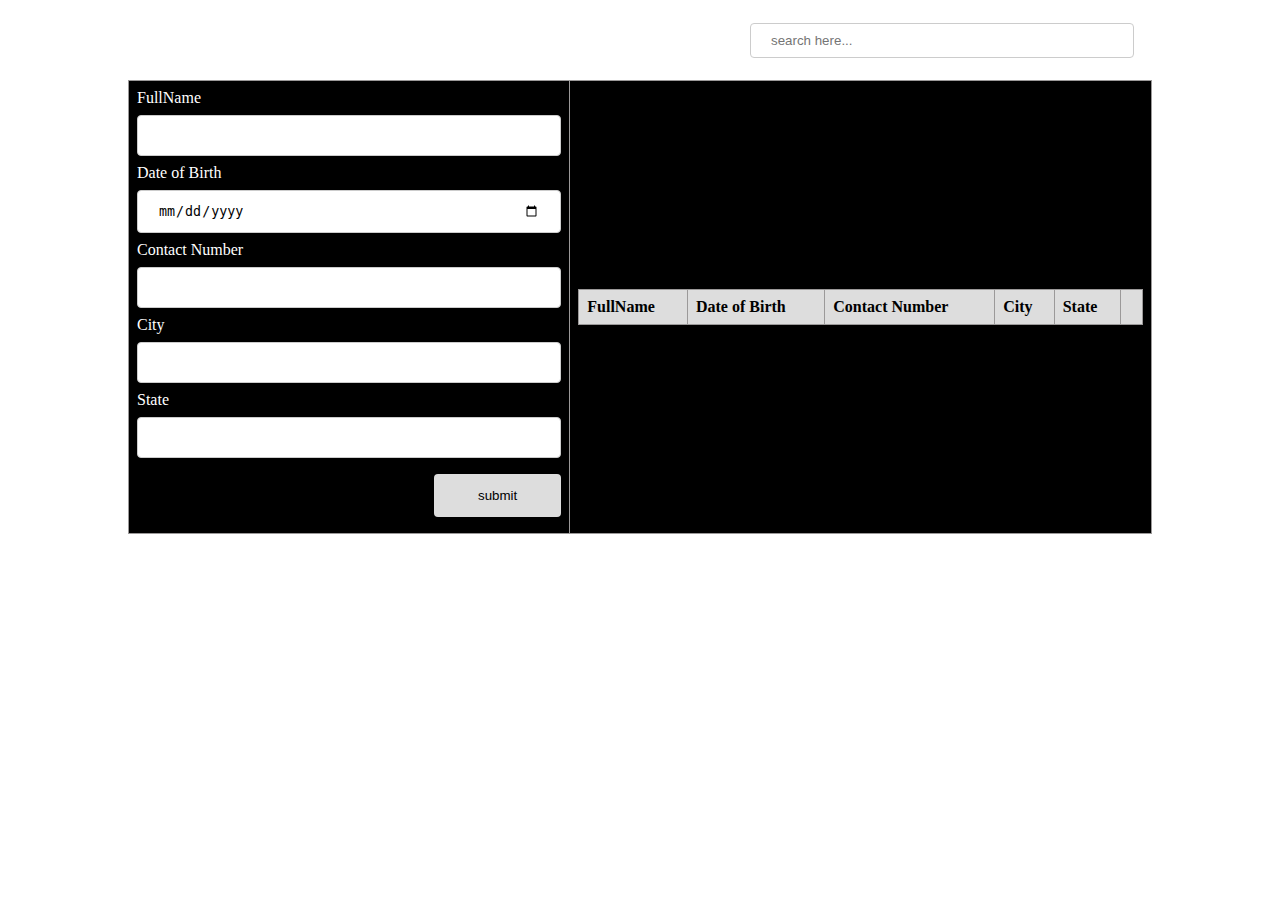
<file: CRUD Application/index.html>
<!DOCTYPE html>
<html lang="en">
<head>
    <meta charset="UTF-8">
    <meta http-equiv="X-UA-Compatible" content="IE=edge">
    <meta name="viewport" content="width=device-width, initial-scale=1.0">
    <title>CRUD App</title>
    <link rel="stylesheet" href="./style.css">
    <script src="./script.js"></script>
</head>
<body>
    <input type="text" placeholder="search here..." onkeyup="searchData()" id="search">
    <table class="main-table">
        <tr>
            <td class="get-details">
                <form autocomplete="off" onsubmit="event.preventDefault();onFormSubmit();">
                    <div>
                        <label>FullName</label><label class="validation-error hide" id="fullNameValidationError">This field is required.</label>
                        <input type="text" id="fullName" name="fullname">
                    </div>
                    <div>
                        <label>Date of Birth</label>
                        <input type="date" id="dob" name="dateOfBirth">
                    </div>
                    <div>  
                        <label>Contact Number</label>
                        <input type="number" id="contact" name="contactNumber">
                    </div>  
                    <div>   
                        <label>City</label>
                        <input type="text" id="city" name="city">
                    </div> 
                    <div>  
                        <label>State</label>
                        <input type="text" id="state" name="state">
                    </div>  
                    <div class="form-action-buttons">
                        <input type="submit" value="submit">
                    </div>    
                </form>
            </td>
            <td>
                <table class="store-details" id="update-table">
                    <thead>
                        <th>FullName</th>
                        <th>Date of Birth</th>
                        <th>Contact Number</th>
                        <th>City</th>
                        <th>State</th>
                        <th></th>
                    </thead>
                    <tbody>
                        
                    </tbody>
                </table>
            </td>
        </tr>
    </table>
</body>
</html>
</file>
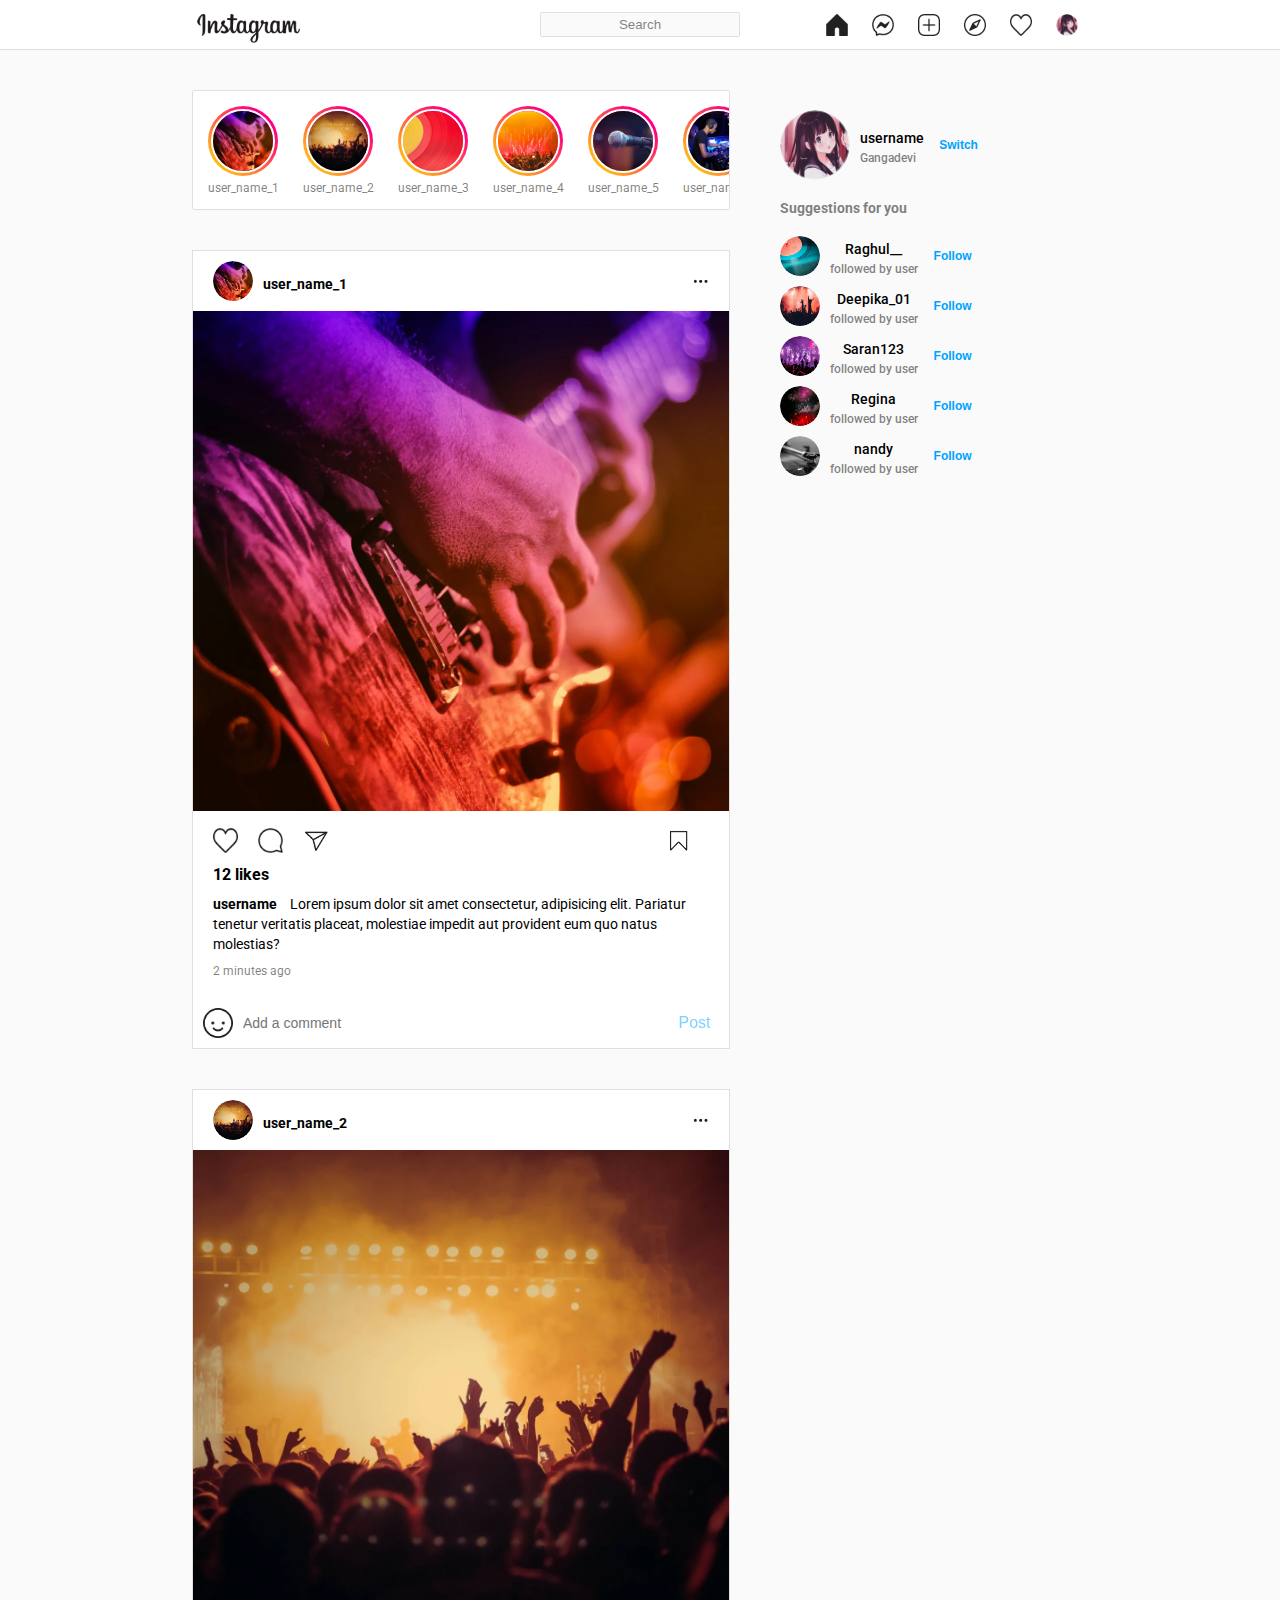
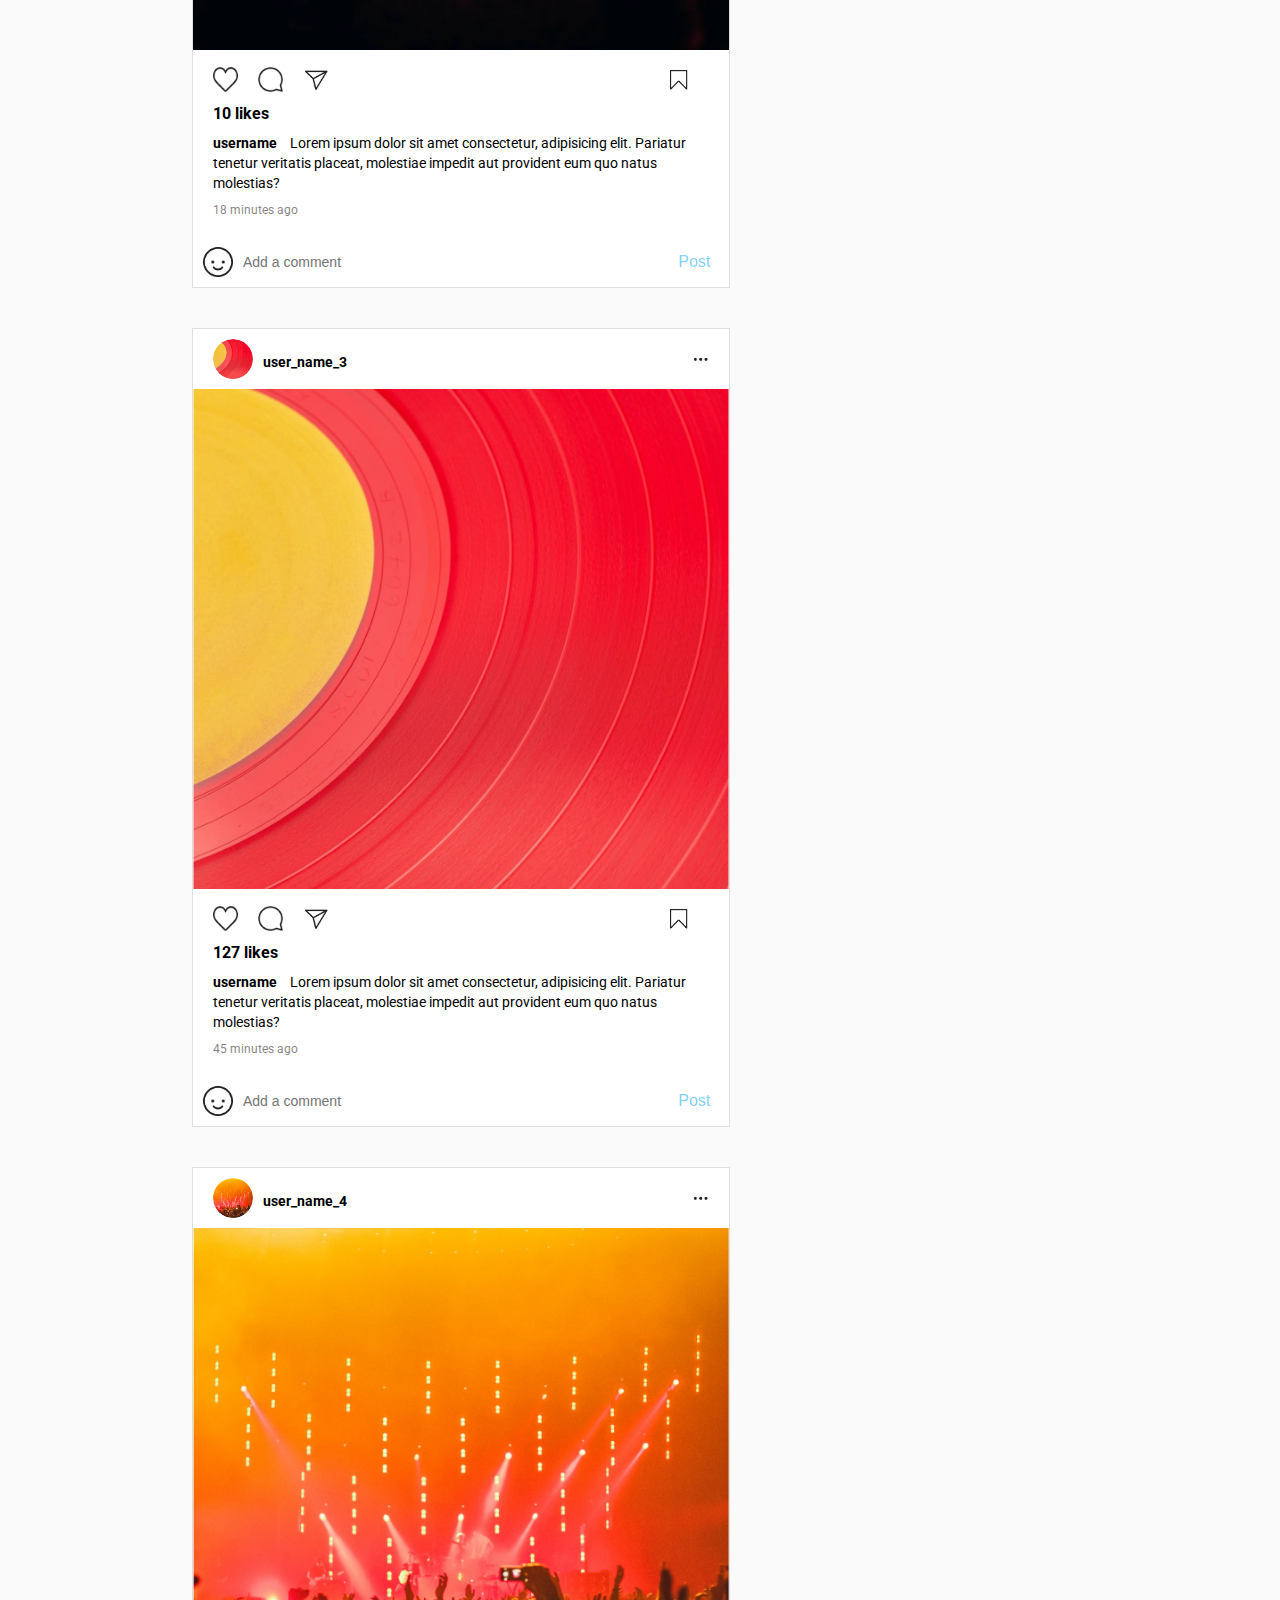
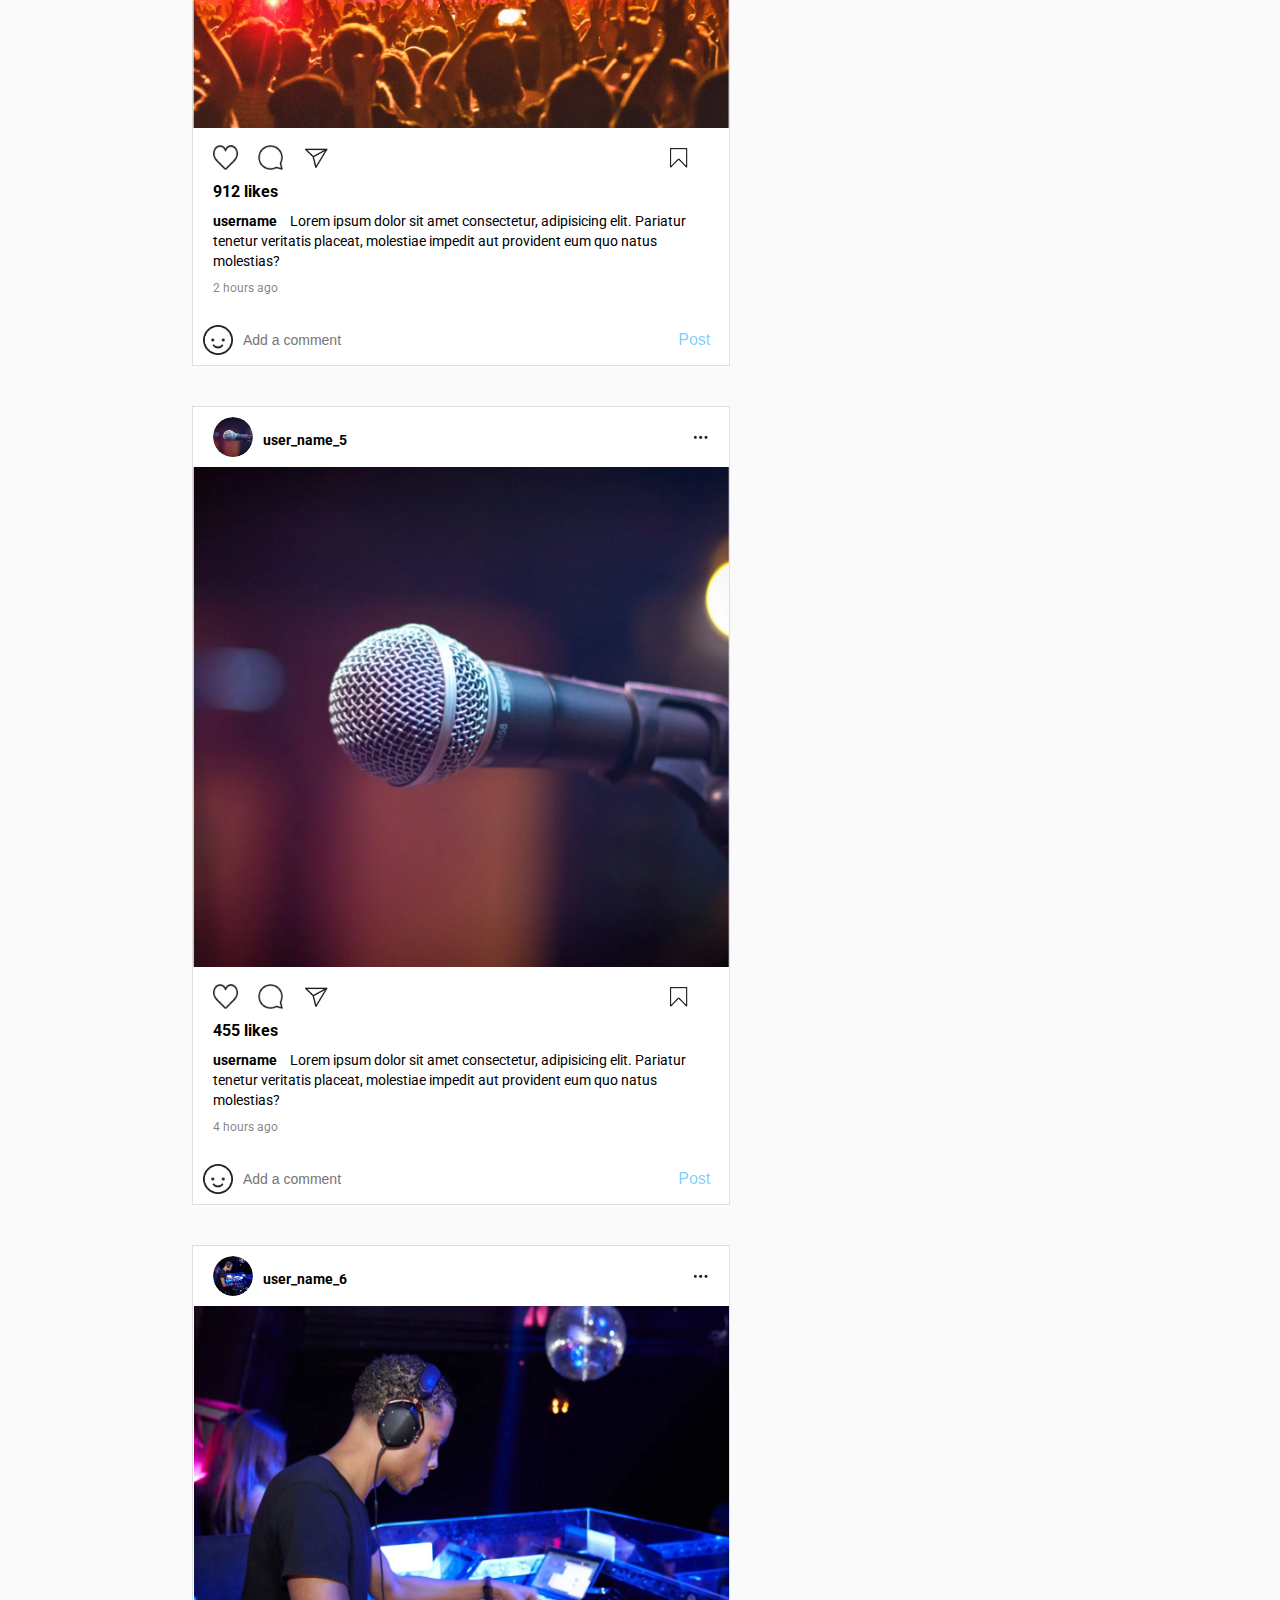
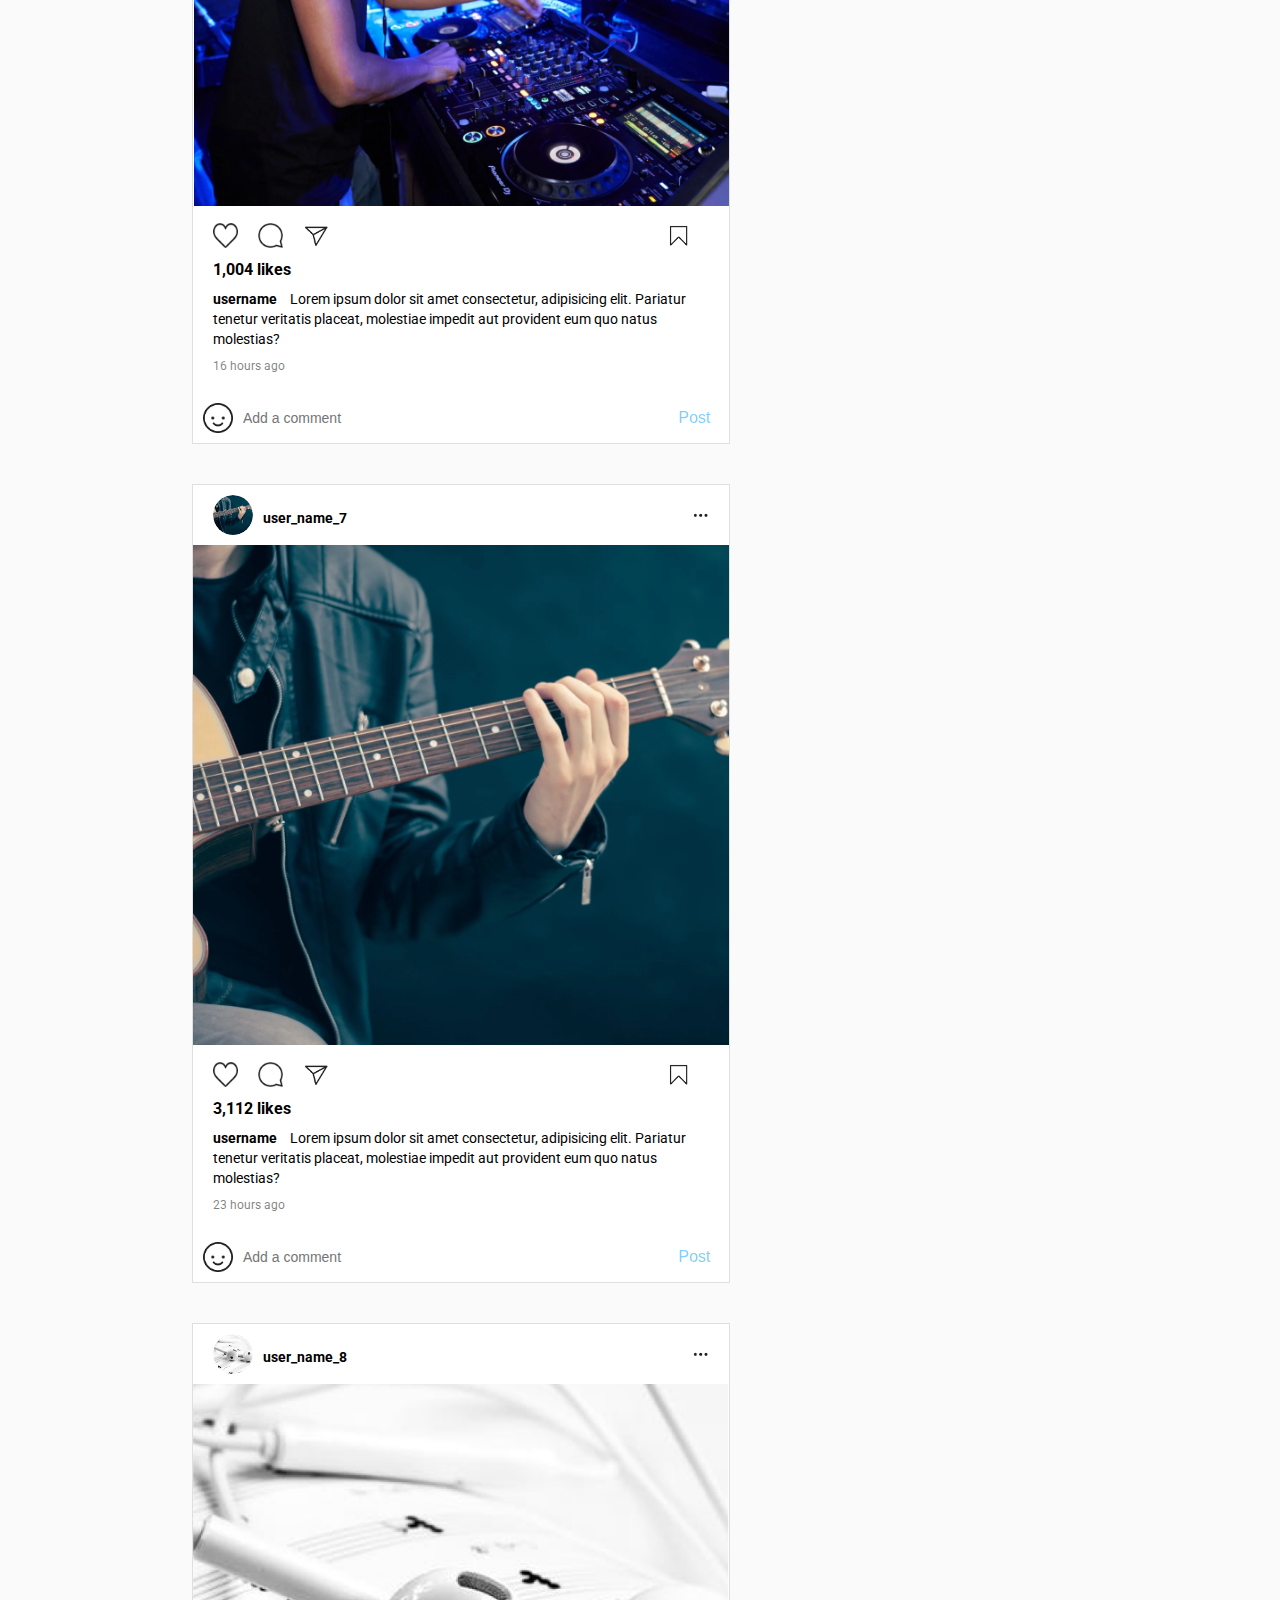
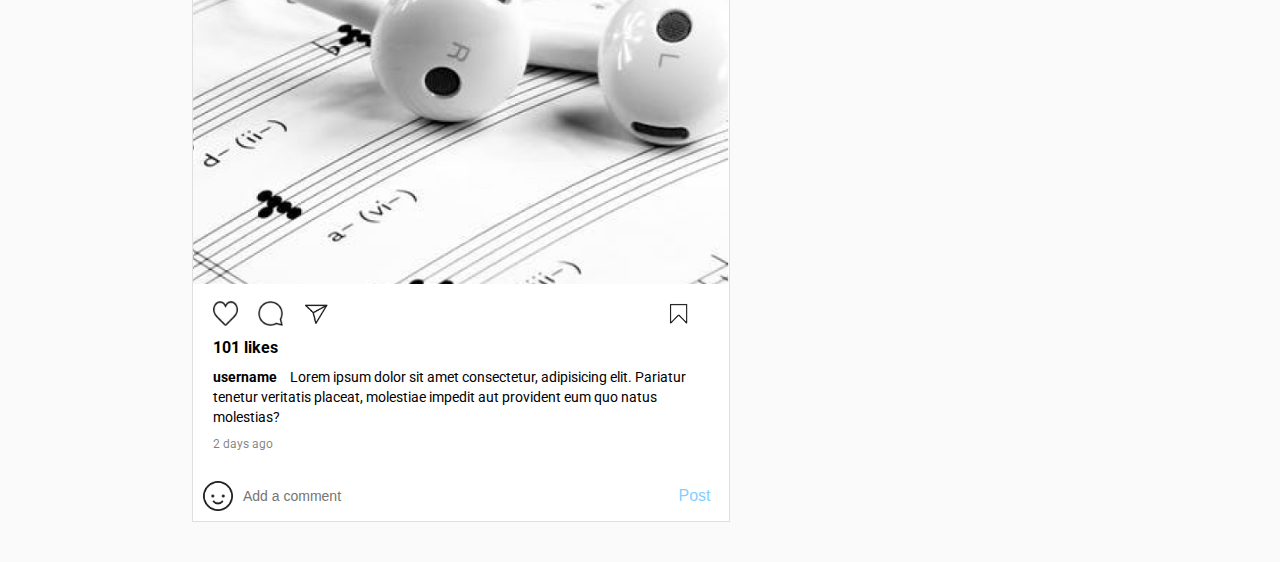
<file: InstagramClone/index.html>
<!DOCTYPE html>
<html lang="en">
<head>
    <meta charset="UTF-8">
    <meta http-equiv="X-UA-Compatible" content="IE=edge">
    <meta name="viewport" content="width=device-width, initial-scale=1.0">
    <title>Instagram</title>
    <link rel="stylesheet" href="./style.css">
</head>
<body>
    <nav class="navbar">
        <div class="nav-wrapper">
            <img src="img/logo.PNG" class="brand-img" alt="">
            <input type="text" class="search-box" placeholder="search">
            <div class="nav-items">
                <img src="img/home.PNG" class="icon" alt="">
                <img src="img/messenger.PNG" class="icon" alt="">
                <img src="img/add.PNG" class="icon" alt="">
                <img src="img/explore.PNG" class="icon" alt="">
                <img src="img/like.PNG" class="icon" alt="">
                <div class="icon user-profile"></div>
            </div>
        </div>
    </nav>
    <section class="main">
        <div class="wrapper">
            <div class="left-col">
                <div class="status-wrapper">
                    <div class="status-card">
                        <div class="profile-pic"><img src="img/cover 1.png" alt=""></div>
                        <p class="username">user_name_1</p>
                    </div>
                    <div class="status-card">
                        <div class="profile-pic"><img src="img/cover 2.png" alt=""></div>
                        <p class="username">user_name_2</p>
                    </div>
                    <div class="status-card">
                        <div class="profile-pic"><img src="img/cover 3.png" alt=""></div>
                        <p class="username">user_name_3</p>
                    </div>
                    <div class="status-card">
                        <div class="profile-pic"><img src="img/cover 4.png" alt=""></div>
                        <p class="username">user_name_4</p>
                    </div>
                    <div class="status-card">
                        <div class="profile-pic"><img src="img/cover 5.png" alt=""></div>
                        <p class="username">user_name_5</p>
                    </div>
                    <div class="status-card">
                        <div class="profile-pic"><img src="img/cover 6.png" alt=""></div>
                        <p class="username">user_name_6</p>
                    </div>
                    <div class="status-card">
                        <div class="profile-pic"><img src="img/cover 7.png" alt=""></div>
                        <p class="username">user_name_7</p>
                    </div>
                    <div class="status-card">
                        <div class="profile-pic"><img src="img/cover 8.png" alt=""></div>
                        <p class="username">user_name_8</p>
                    </div>
            </div>
   
            <div class="post">
                <div class="info">
                    <div class="user">
                        <div class="profile-pic"><img src="img/cover 1.png" alt=""></div>
                        <p class="username">user_name_1</p>
                    </div>
                    <img src="img/option.PNG" class="options" alt="">
                </div>
                <img src="img/cover 1.png" class="post-image" alt="">
                <div class="post-content">
                    <div class="reaction-wrapper">
                        <img src="img/like.PNG" class="icon" alt="">
                        <img src="img/comment.PNG" class="icon" alt="">
                        <img src="img/send.PNG" class="icon" alt="">
                        <img src="img/save.PNG" class="save icon" alt="">
                    </div>
                    <p class="likes">12 likes</p>
                    <p class="description"><span>username </span> Lorem ipsum dolor sit amet consectetur, adipisicing elit. Pariatur tenetur veritatis placeat, molestiae impedit aut provident eum quo natus molestias?</p>
                    <p class="post-time">2 minutes ago</p>
                </div>
                <div class="comment-wrapper">
                    <img src="img/smile.PNG" class="icon" alt="">
                    <input type="text" class="comment-box" placeholder="Add a comment">
                    <button class="comment-btn">post</button>
                </div>
            </div>
            <div class="post">
                <div class="info">
                    <div class="user">
                        <div class="profile-pic"><img src="img/cover 2.png" alt=""></div>
                        <p class="username">user_name_2</p>
                    </div>
                    <img src="img/option.PNG" class="options" alt="">
                </div>
                <img src="img/cover 2.png" class="post-image" alt="">
                <div class="post-content">
                    <div class="reaction-wrapper">
                        <img src="img/like.PNG" class="icon" alt="">
                        <img src="img/comment.PNG" class="icon" alt="">
                        <img src="img/send.PNG" class="icon" alt="">
                        <img src="img/save.PNG" class="save icon" alt="">
                    </div>
                    <p class="likes">10 likes</p>
                    <p class="description"><span>username </span> Lorem ipsum dolor sit amet consectetur, adipisicing elit. Pariatur tenetur veritatis placeat, molestiae impedit aut provident eum quo natus molestias?</p>
                    <p class="post-time">18 minutes ago</p>
                </div>
                <div class="comment-wrapper">
                    <img src="img/smile.PNG" class="icon" alt="">
                    <input type="text" class="comment-box" placeholder="Add a comment">
                    <button class="comment-btn">post</button>
                </div>
            </div>
            <div class="post">
                <div class="info">
                    <div class="user">
                        <div class="profile-pic"><img src="img/cover 3.png" alt=""></div>
                        <p class="username">user_name_3</p>
                    </div>
                    <img src="img/option.PNG" class="options" alt="">
                </div>
                <img src="img/cover 3.png" class="post-image" alt="">
                <div class="post-content">
                    <div class="reaction-wrapper">
                        <img src="img/like.PNG" class="icon" alt="">
                        <img src="img/comment.PNG" class="icon" alt="">
                        <img src="img/send.PNG" class="icon" alt="">
                        <img src="img/save.PNG" class="save icon" alt="">
                    </div>
                    <p class="likes">127 likes</p>
                    <p class="description"><span>username </span> Lorem ipsum dolor sit amet consectetur, adipisicing elit. Pariatur tenetur veritatis placeat, molestiae impedit aut provident eum quo natus molestias?</p>
                    <p class="post-time">45 minutes ago</p>
                </div>
                <div class="comment-wrapper">
                    <img src="img/smile.PNG" class="icon" alt="">
                    <input type="text" class="comment-box" placeholder="Add a comment">
                    <button class="comment-btn">post</button>
                </div>
            </div>
            <div class="post">
                <div class="info">
                    <div class="user">
                        <div class="profile-pic"><img src="img/cover 4.png" alt=""></div>
                        <p class="username">user_name_4</p>
                    </div>
                    <img src="img/option.PNG" class="options" alt="">
                </div>
                <img src="img/cover 4.png" class="post-image" alt="">
                <div class="post-content">
                    <div class="reaction-wrapper">
                        <img src="img/like.PNG" class="icon" alt="">
                        <img src="img/comment.PNG" class="icon" alt="">
                        <img src="img/send.PNG" class="icon" alt="">
                        <img src="img/save.PNG" class="save icon" alt="">
                    </div>
                    <p class="likes">912 likes</p>
                    <p class="description"><span>username </span> Lorem ipsum dolor sit amet consectetur, adipisicing elit. Pariatur tenetur veritatis placeat, molestiae impedit aut provident eum quo natus molestias?</p>
                    <p class="post-time">2 hours ago</p>
                </div>
                <div class="comment-wrapper">
                    <img src="img/smile.PNG" class="icon" alt="">
                    <input type="text" class="comment-box" placeholder="Add a comment">
                    <button class="comment-btn">post</button>
                </div>
            </div>
            <div class="post">
                <div class="info">
                    <div class="user">
                        <div class="profile-pic"><img src="img/cover 5.png" alt=""></div>
                        <p class="username">user_name_5</p>
                    </div>
                    <img src="img/option.PNG" class="options" alt="">
                </div>
                <img src="img/cover 5.png" class="post-image" alt="">
                <div class="post-content">
                    <div class="reaction-wrapper">
                        <img src="img/like.PNG" class="icon" alt="">
                        <img src="img/comment.PNG" class="icon" alt="">
                        <img src="img/send.PNG" class="icon" alt="">
                        <img src="img/save.PNG" class="save icon" alt="">
                    </div>
                    <p class="likes">455 likes</p>
                    <p class="description"><span>username </span> Lorem ipsum dolor sit amet consectetur, adipisicing elit. Pariatur tenetur veritatis placeat, molestiae impedit aut provident eum quo natus molestias?</p>
                    <p class="post-time">4 hours ago</p>
                </div>
                <div class="comment-wrapper">
                    <img src="img/smile.PNG" class="icon" alt="">
                    <input type="text" class="comment-box" placeholder="Add a comment">
                    <button class="comment-btn">post</button>
                </div>
            </div>
            <div class="post">
                <div class="info">
                    <div class="user">
                        <div class="profile-pic"><img src="img/cover 6.png" alt=""></div>
                        <p class="username">user_name_6</p>
                    </div>
                    <img src="img/option.PNG" class="options" alt="">
                </div>
                <img src="img/cover 6.png" class="post-image" alt="">
                <div class="post-content">
                    <div class="reaction-wrapper">
                        <img src="img/like.PNG" class="icon" alt="">
                        <img src="img/comment.PNG" class="icon" alt="">
                        <img src="img/send.PNG" class="icon" alt="">
                        <img src="img/save.PNG" class="save icon" alt="">
                    </div>
                    <p class="likes">1,004 likes</p>
                    <p class="description"><span>username </span> Lorem ipsum dolor sit amet consectetur, adipisicing elit. Pariatur tenetur veritatis placeat, molestiae impedit aut provident eum quo natus molestias?</p>
                    <p class="post-time">16 hours ago</p>
                </div>
                <div class="comment-wrapper">
                    <img src="img/smile.PNG" class="icon" alt="">
                    <input type="text" class="comment-box" placeholder="Add a comment">
                    <button class="comment-btn">post</button>
                </div>
            </div>
            <div class="post">
                <div class="info">
                    <div class="user">
                        <div class="profile-pic"><img src="img/cover 7.png" alt=""></div>
                        <p class="username">user_name_7</p>
                    </div>
                    <img src="img/option.PNG" class="options" alt="">
                </div>
                <img src="img/cover 7.png" class="post-image" alt="">
                <div class="post-content">
                    <div class="reaction-wrapper">
                        <img src="img/like.PNG" class="icon" alt="">
                        <img src="img/comment.PNG" class="icon" alt="">
                        <img src="img/send.PNG" class="icon" alt="">
                        <img src="img/save.PNG" class="save icon" alt="">
                    </div>
                    <p class="likes">3,112 likes</p>
                    <p class="description"><span>username </span> Lorem ipsum dolor sit amet consectetur, adipisicing elit. Pariatur tenetur veritatis placeat, molestiae impedit aut provident eum quo natus molestias?</p>
                    <p class="post-time">23 hours ago</p>
                </div>
                <div class="comment-wrapper">
                    <img src="img/smile.PNG" class="icon" alt="">
                    <input type="text" class="comment-box" placeholder="Add a comment">
                    <button class="comment-btn">post</button>
                </div>
            </div>
            <div class="post">
                <div class="info">
                    <div class="user">
                        <div class="profile-pic"><img src="img/cover 8.png" alt=""></div>
                        <p class="username">user_name_8</p>
                    </div>
                    <img src="img/option.PNG" class="options" alt="">
                </div>
                <img src="img/cover 8.png" class="post-image" alt="">
                <div class="post-content">
                    <div class="reaction-wrapper">
                        <img src="img/like.PNG" class="icon" alt="">
                        <img src="img/comment.PNG" class="icon" alt="">
                        <img src="img/send.PNG" class="icon" alt="">
                        <img src="img/save.PNG" class="save icon" alt="">
                    </div>
                    <p class="likes">101 likes</p>
                    <p class="description"><span>username </span> Lorem ipsum dolor sit amet consectetur, adipisicing elit. Pariatur tenetur veritatis placeat, molestiae impedit aut provident eum quo natus molestias?</p>
                    <p class="post-time">2 days ago</p>
                </div>
                <div class="comment-wrapper">
                    <img src="img/smile.PNG" class="icon" alt="">
                    <input type="text" class="comment-box" placeholder="Add a comment">
                    <button class="comment-btn">post</button>
                </div>
            </div>
        </div>
        <div class="right-col">
            <div class="profile-card">
                <div class="profile-pic">
                    <img src="img/profile-pic.png" alt="">
                </div>
                <div>
                    <p class="username">username</p>
                    <p class="sub-text">Gangadevi</p>
                </div>
                <button class="action-btn">switch</button>
            </div>
            <p class="suggestion-text">Suggestions for you</p>
            <div class="profile-card">
                <div class="profile-pic">
                    <img src="img/cover 9.png" alt="">
                </div>
                <div>
                    <p class="username">Raghul__</p>
                    <p class="sub-text">followed by user</p>
                </div>
                <button class="action-btn">follow</button>
            </div>
            <div class="profile-card">
                <div class="profile-pic">
                    <img src="img/cover 10.png" alt="">
                </div>
                <div>
                    <p class="username">Deepika_01</p>
                    <p class="sub-text">followed by user</p>
                </div>
                <button class="action-btn">follow</button>
            </div>
            <div class="profile-card">
                <div class="profile-pic">
                    <img src="img/cover 11.png" alt="">
                </div>
                <div>
                    <p class="username">Saran123</p>
                    <p class="sub-text">followed by user</p>
                </div>
                <button class="action-btn">follow</button>
            </div>
            <div class="profile-card">
                <div class="profile-pic">
                    <img src="img/cover 12.png" alt="">
                </div>
                <div>
                    <p class="username">Regina</p>
                    <p class="sub-text">followed by user</p>
                </div>
                <button class="action-btn">follow</button>
            </div>
            <div class="profile-card">
                <div class="profile-pic">
                    <img src="img/cover 13.png" alt="">
                </div>
                <div>
                    <p class="username">nandy</p>
                    <p class="sub-text">followed by user</p>
                </div>
                <button class="action-btn">follow</button>
            </div>
        </div>
    </section>
</body>
</html>
</file>
<file: CRUD Application/style.css>
*{
    margin: 0;
    padding: 0;
    box-sizing: border-box;
}

.main-table{
    margin: 80px auto;
    background-color: #000;
    color: #fff;
}

body > table{
    width: 80%;
}

table{
    border-collapse: collapse;
}
table.store-details{
    width:100%;
}

td, th {
    border: 1px solid #9b9999;
    text-align: left;
    padding: 8px;
}
tr:nth-child(even),table.store-details thead>tr {
    background-color: #dddddd;
    color: #000;
}

input[type=text], input[type=number], input[type=date] {
    width: 100%;
    padding: 12px 20px;
    margin: 8px 0;
    display: inline-block;
    border: 1px solid #ccc;
    border-radius: 4px;
    box-sizing: border-box;
}

input[type=submit]{
    width: 30%;
    background-color: #ddd;
    color: #000;
    padding: 14px 20px;
    margin: 8px 0;
    border: none;
    border-radius: 4px;
    cursor: pointer;
}

#search{
    height: 35px;
    width: 30%;
    background-color: #fff;
    position: absolute;
    top: 15px;
    left: 750px;
}

form div.form-action-buttons{
    text-align: right;
}

a{
    cursor: pointer;
    text-decoration: none;
    color: red;
    margin-right: 4px;
}

a:hover{
    color:green;
}

label.validation-error{
    color:   red;
    margin-left: 5px;
}

.hide{
    display:none;
}
</file>
<file: InstagramClone/style.css>
@import url('https://fonts.googleapis.com/css2?family=Roboto:wght@300;400;500;700;900&display=swap');

*{
    margin: 0;
    padding: 0;
    box-sizing: border-box;
}

*:focus{
    outline: none;
}

body{
    width: 100%;
    background: #fafafa;
    position: relative;
    font-family: 'roboto', sans-serif;
}

.navbar{
    position: fixed;
    top: 0;
    left: 0;
    width: 100%;
    height: 50px;
    background: #fff;
    border-bottom: 1px solid #dfdfdf;
    display: flex;
    justify-content: center;
    padding: 5px 0;
}

.nav-wrapper{
    width: 70%;
    max-width: 1000px;
    height: 100%;
    display: flex;
    justify-content: space-between;
    align-items: center;
}

.brand-img{
    height: 100%;
    margin-top: 5px;
}

.search-box{
    position: absolute;
    left: 50%;
    transform: translateX(-50%);
    width: 200px;
    height: 25px;
    background: #fafafa;
    border: 1px solid #dfdfdf;
    border-radius: 2px;
    color: rgba(0, 0, 0, 0.5);
    text-align: center;
    text-transform: capitalize;
}

.search-box::placeholder{
    color: rgba(0, 0, 0, 0.5);
}

.nav-items{
    height: 22px;
    position: relative;
}

.icon{
    height: 100%;
    cursor: pointer;
    margin: 0 10px;
    display: inline-block;
}

.user-profile{
    width: 22px;
    border-radius: 50%;
    background-image: url(img/profile-pic.png);
    background-size: cover;
}

.main{
    width: 100%;
    padding: 40px 0;
    display: flex;
    justify-content: center;
    margin-top: 50px;
}

.wrapper{
    width: 70%;
    max-width: 1000px;
    display: grid;
    grid-template-columns: 60% 40%;
    grid-gap: 30px;
}

.left-col{
    display: flex;
    flex-direction: column;
}

.status-wrapper{
    width: 100%;
    height: 120px;
    background: #fff;
    border: 1px solid #dfdfdf;
    border-radius: 2px;
    padding: 10px;
    padding-right: 0;
    display: flex;
    align-items: center;
    overflow: hidden;
    overflow-x: auto;
}

.status-wrapper::-webkit-scrollbar{
    display: none;
}

.status-card{
    flex: 0 0 auto;
    width: 80px;
    max-width: 80px;
    display: flex;
    flex-direction: column;
    align-items: center;
    margin-right: 15px;
}

.profile-pic{
    width: 70px;
    height: 70px;
    border-radius: 50%;
    overflow: hidden;
    padding: 3px;
    background: linear-gradient(45deg, rgb(255, 230, 0), rgb(255, 0, 128) 80%);
}

.profile-pic img{
    width: 100%;
    height: 100%;
    object-fit: cover;
    border-radius: 50%;
    border: 2px solid #fff;
}

.username{
    width: 100%;
    overflow: hidden;
    text-align: center;
    font-size: 12px;
    margin-top:5px;
    color: rgba(0, 0, 0, 0.5)
}

.post{
    width: 100%;
    height: auto;
    background: #fff;
    border: 1px solid #dfdfdf;
    margin-top: 40px;
}

.info{
    width: 100%;
    height: 60px;
    display: flex;
    justify-content: space-between;
    align-items: center;
    padding: 0 20px;
}

.info .username{
    width: auto;
    font-weight: bold;
    color: #000;
    font-size: 14px;
    margin-left: 10px;
}

.info .options{
    height: 10px;
    cursor: pointer;
}

.info .user{
    display: flex;
    align-items: center;
}

.info .profile-pic{
    height: 40px;
    width: 40px;
    padding: 0;
    background: none;
}

.info .profile-pic img{
    border: none;
}

.post-image{
    width: 100%;
    height: 500px;
    object-fit: cover;
}

.post-content{
    width: 100%;
    padding: 20px;
}

.likes{
    font-weight: bold;
}

.description{
    margin: 10px 0;
    font-size: 14px;
    line-height: 20px;
}

.description span{
    font-weight: bold;
    margin-right: 10px;
}

.post-time{
    color: rgba(0, 0, 0, 0.5);
    font-size: 12px;
}

.comment-wrapper{
    width: 100%;
    height: 50px;
    border-radius: 1px solid #dfdfdf;
    display: flex;
    justify-content: space-between;
    align-items: center;
}

.comment-wrapper .icon{
    height: 30px;
}

.comment-box{
    width: 80%;
    height: 100%;
    border: none;
    outline: none;
    font-size: 14px;
}

.comment-btn,
.action-btn{
    width: 70px;
    height: 100%;
    background: none;
    border: none;
    outline: none;
    text-transform: capitalize;
    font-size: 16px;
    color: rgb(0, 162, 255);
    opacity: 0.5;
}

.reaction-wrapper{
    width: 100%;
    height: 50px;
    display: flex;
    margin-top: -20px;
    align-items: center;
}

.reaction-wrapper .icon{
    height: 25px;
    margin: 0;
    margin-right: 20px;
}

.reaction-wrapper .icon.save{
    margin-left: auto;
}

.right-col{
    padding: 20px;
}

.profile-card{
    width: fit-content;
    display: flex;
    justify-content: center;
    align-items: center;
    margin-bottom: 10px;
}

.profile-card .profile-pic{
    flex: 0 0 auto;
    padding: 0;
    background: none;
    width: 40px;
    height: 40px;
    margin-right: 10px;
}

.profile-card:first-child .profile-pic{
    width: 70px;
    height: 70px;
}

.profile-card .profile-pic img{
    border: none;
}

.profile-card .username{
    font-weight: 500;
    font-size: 14px;
    color: #000;
}

.sub-text{
    color: rgba(0, 0, 0, 0.5);
    font-size:12px;
    font-weight: 500;
    margin-top: 5px;
}

.action-btn{
    opacity: 1;
    font-weight: 700;
    font-size: 12px;
}

.suggestion-text{
    font-size: 14px;
    color: rgba(0, 0, 0, 0.5);
    font-weight: 700;
    margin: 20px 0;
}

@media (max-width: 1100px){
    .right-col, .search-box{
        display: none;
    }
    .nav-wrapper,
    .wrapper{
        width: 90%;
    }
    .wrapper{
        display: block;
    }
}

@media (max-width: 500px){
    .nav-items .icon{
        margin: 0 5px;
    }
    .post-image{
        height: 300px;
    }
}
</file>
